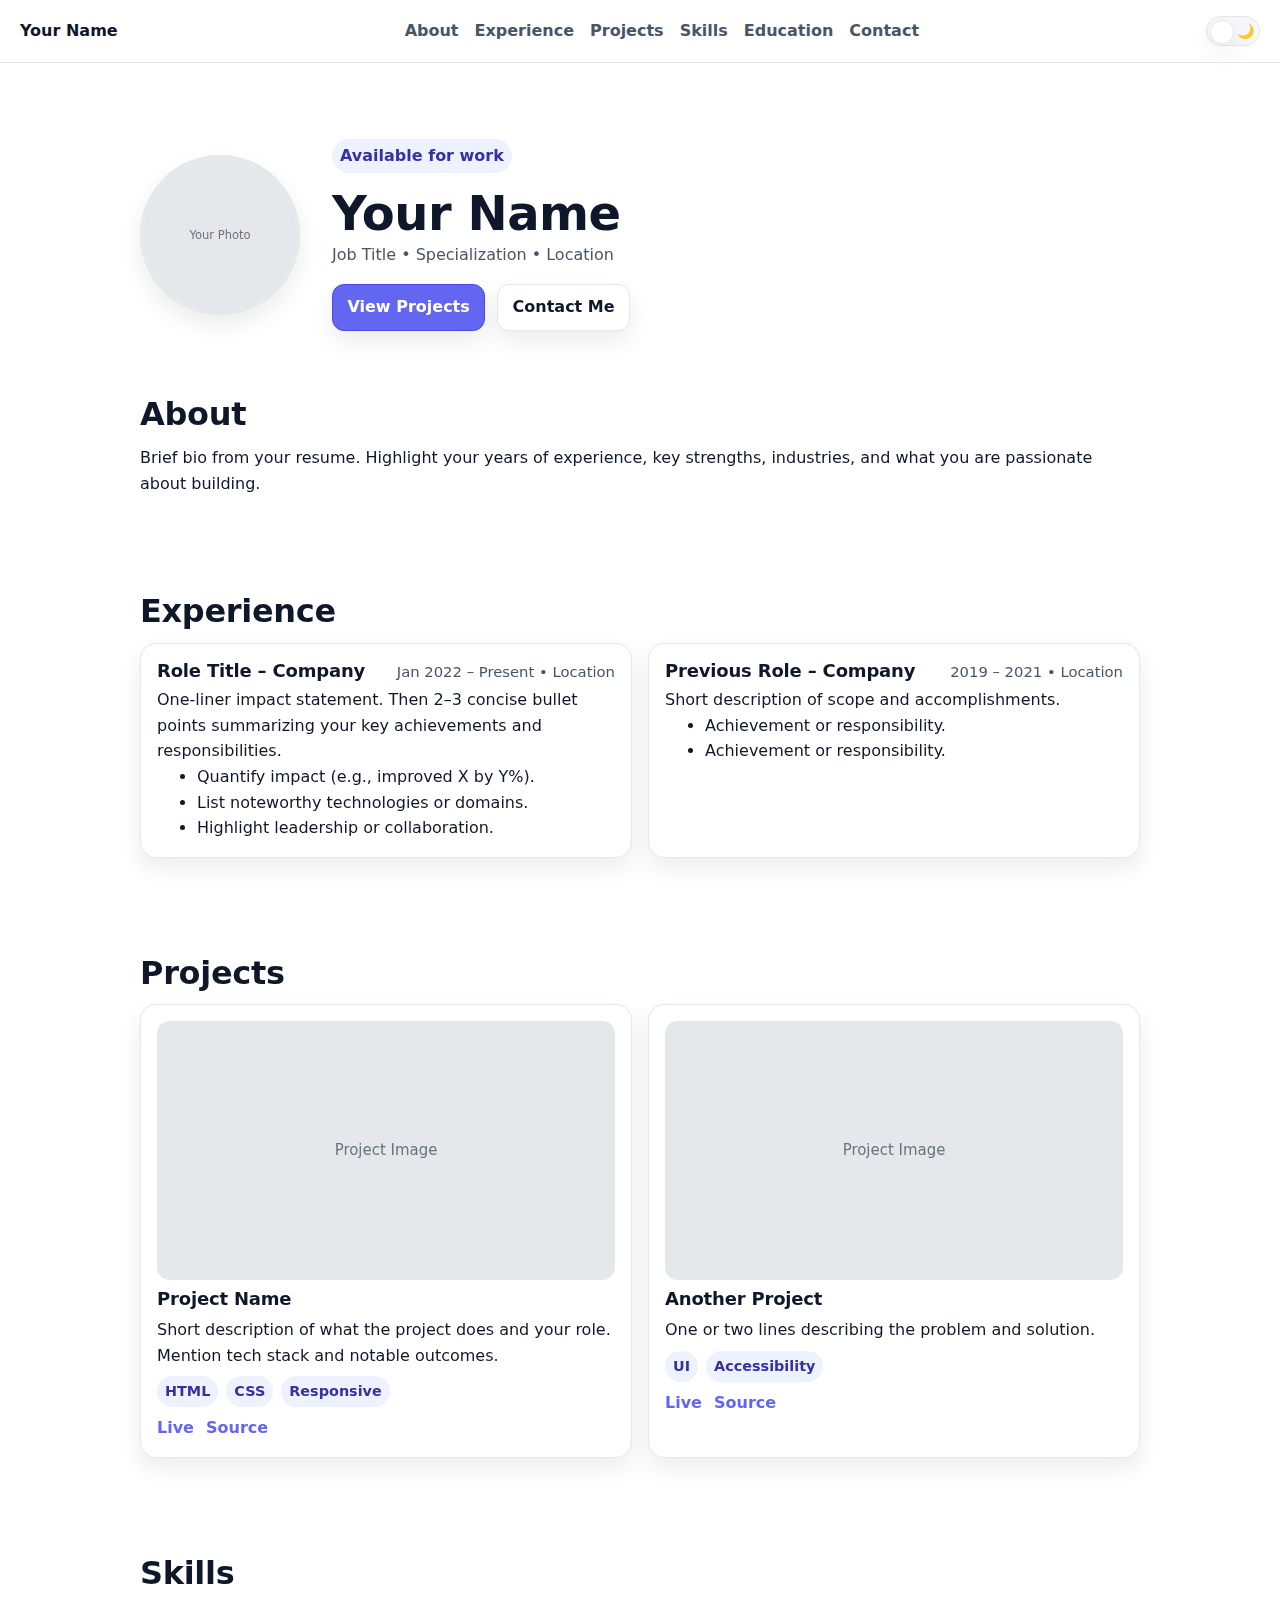
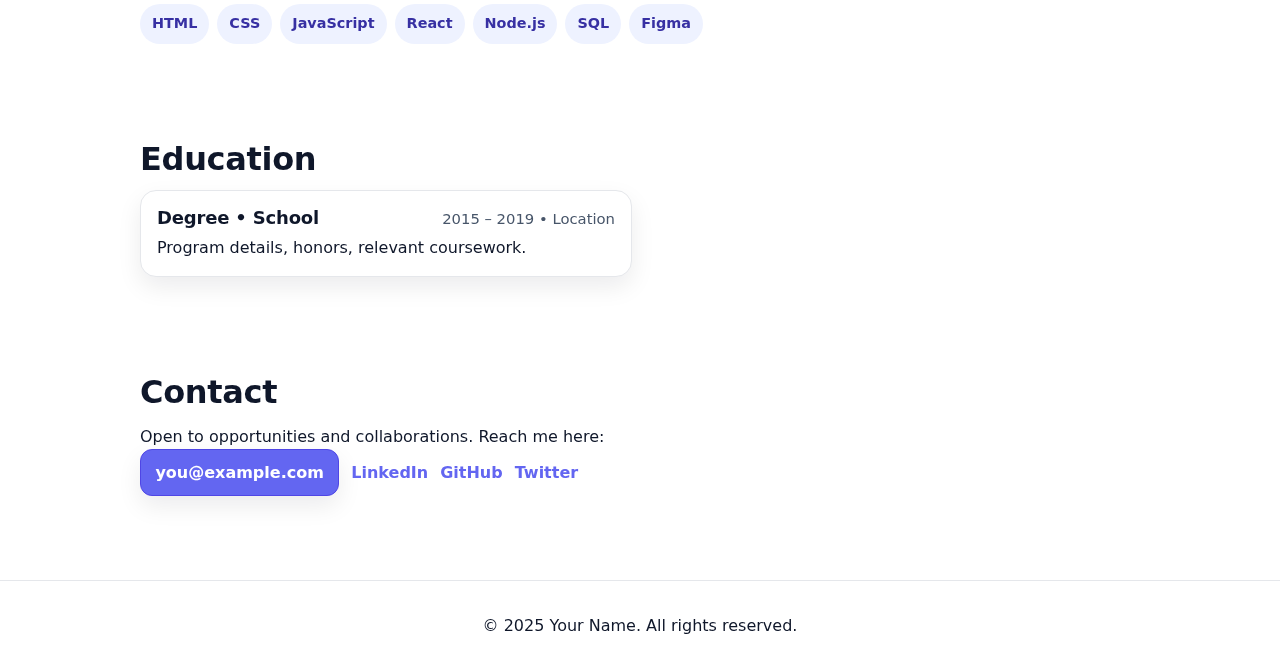
<file: portfolio/index.html>
<!doctype html>
<html lang="en">
  <head>
    <meta charset="utf-8">
    <meta name="viewport" content="width=device-width, initial-scale=1">
    <title>Portfolio – Your Name</title>
    <meta name="description" content="Portfolio website showcasing experience, projects, and skills.">
    <link rel="preconnect" href="https://fonts.googleapis.com">
    <link rel="preconnect" href="https://fonts.gstatic.com" crossorigin>
    <link rel="stylesheet" href="styles.css">
  </head>
  <body>
    <!-- Theme toggle input (CSS-only) -->
    <input type="checkbox" id="themeToggle" class="theme-toggle" aria-hidden="true">

    <div class="page">
      <header class="site-header">
        <a class="brand" href="#">Your Name</a>
        <nav class="site-nav">
          <a href="#about">About</a>
          <a href="#experience">Experience</a>
          <a href="#projects">Projects</a>
          <a href="#skills">Skills</a>
          <a href="#education">Education</a>
          <a href="#contact">Contact</a>
        </nav>
        <div class="controls">
          <label class="theme-switch" for="themeToggle" role="switch" aria-label="Toggle dark mode">
            <span class="sun" aria-hidden="true">☀️</span>
            <span class="moon" aria-hidden="true">🌙</span>
          </label>
        </div>
      </header>

      <main>
        <!-- Hero -->
        <section class="hero" id="home">
          <div class="hero__media">
            <img
              class="avatar"
              alt="Your portrait"
              width="160"
              height="160"
              src="data:image/svg+xml;utf8,<svg xmlns='http://www.w3.org/2000/svg' width='640' height='640'><defs/><rect width='100%' height='100%' fill='%23e5e7eb'/><text x='50%' y='50%' dominant-baseline='middle' text-anchor='middle' font-family='system-ui, -apple-system, Segoe UI, Roboto, Ubuntu, Cantarell, Noto Sans, Helvetica Neue, Arial, sans-serif' font-size='48' fill='%236b7280'>Your%20Photo</text></svg>"
            >
          </div>
          <div class="hero__content">
            <p class="badge">Available for work</p>
            <h1>Your Name</h1>
            <p class="subtitle">Job Title • Specialization • Location</p>
            <div class="cta">
              <a class="btn btn--primary" href="#projects">View Projects</a>
              <a class="btn" href="#contact">Contact Me</a>
            </div>
          </div>
        </section>

        <!-- About -->
        <section id="about" class="section">
          <h2>About</h2>
          <p>
            Brief bio from your resume. Highlight your years of experience, key strengths,
            industries, and what you are passionate about building.
          </p>
        </section>

        <!-- Experience -->
        <section id="experience" class="section">
          <h2>Experience</h2>
          <div class="cards">
            <article class="card">
              <header class="card__header">
                <h3>Role Title – Company</h3>
                <span class="meta">Jan 2022 – Present • Location</span>
              </header>
              <p>
                One-liner impact statement. Then 2–3 concise bullet points summarizing your key
                achievements and responsibilities.
              </p>
              <ul>
                <li>Quantify impact (e.g., improved X by Y%).</li>
                <li>List noteworthy technologies or domains.</li>
                <li>Highlight leadership or collaboration.</li>
              </ul>
            </article>
            <article class="card">
              <header class="card__header">
                <h3>Previous Role – Company</h3>
                <span class="meta">2019 – 2021 • Location</span>
              </header>
              <p>Short description of scope and accomplishments.</p>
              <ul>
                <li>Achievement or responsibility.</li>
                <li>Achievement or responsibility.</li>
              </ul>
            </article>
          </div>
        </section>

        <!-- Projects -->
        <section id="projects" class="section">
          <h2>Projects</h2>
          <div class="grid projects">
            <article class="card project">
              <img
                class="project__thumb"
                alt="Project thumbnail"
                width="640" height="360"
                src="data:image/svg+xml;utf8,<svg xmlns='http://www.w3.org/2000/svg' width='1280' height='720'><rect width='100%' height='100%' fill='%23e5e7eb'/><text x='50%' y='50%' dominant-baseline='middle' text-anchor='middle' font-family='system-ui, -apple-system, Segoe UI, Roboto, Ubuntu, Cantarell, Noto Sans, Helvetica Neue, Arial, sans-serif' font-size='42' fill='%236b7280'>Project%20Image</text></svg>"
              >
              <div class="card__body">
                <h3>Project Name</h3>
                <p>
                  Short description of what the project does and your role. Mention tech stack
                  and notable outcomes.
                </p>
                <div class="tags">
                  <span class="tag">HTML</span>
                  <span class="tag">CSS</span>
                  <span class="tag">Responsive</span>
                </div>
                <div class="links">
                  <a class="link" href="#">Live</a>
                  <a class="link" href="#">Source</a>
                </div>
              </div>
            </article>

            <article class="card project">
              <img
                class="project__thumb"
                alt="Project thumbnail"
                width="640" height="360"
                src="data:image/svg+xml;utf8,<svg xmlns='http://www.w3.org/2000/svg' width='1280' height='720'><rect width='100%' height='100%' fill='%23e5e7eb'/><text x='50%' y='50%' dominant-baseline='middle' text-anchor='middle' font-family='system-ui, -apple-system, Segoe UI, Roboto, Ubuntu, Cantarell, Noto Sans, Helvetica Neue, Arial, sans-serif' font-size='42' fill='%236b7280'>Project%20Image</text></svg>"
              >
              <div class="card__body">
                <h3>Another Project</h3>
                <p>One or two lines describing the problem and solution.</p>
                <div class="tags">
                  <span class="tag">UI</span>
                  <span class="tag">Accessibility</span>
                </div>
                <div class="links">
                  <a class="link" href="#">Live</a>
                  <a class="link" href="#">Source</a>
                </div>
              </div>
            </article>
          </div>
        </section>

        <!-- Skills -->
        <section id="skills" class="section">
          <h2>Skills</h2>
          <div class="tags tags--lg">
            <span class="tag">HTML</span>
            <span class="tag">CSS</span>
            <span class="tag">JavaScript</span>
            <span class="tag">React</span>
            <span class="tag">Node.js</span>
            <span class="tag">SQL</span>
            <span class="tag">Figma</span>
          </div>
        </section>

        <!-- Education -->
        <section id="education" class="section">
          <h2>Education</h2>
          <div class="cards">
            <article class="card">
              <header class="card__header">
                <h3>Degree • School</h3>
                <span class="meta">2015 – 2019 • Location</span>
              </header>
              <p>Program details, honors, relevant coursework.</p>
            </article>
          </div>
        </section>

        <!-- Contact -->
        <section id="contact" class="section">
          <h2>Contact</h2>
          <p>Open to opportunities and collaborations. Reach me here:</p>
          <div class="contact">
            <a class="btn btn--primary" href="mailto:you@example.com">you@example.com</a>
            <div class="links">
              <a class="link" href="#">LinkedIn</a>
              <a class="link" href="#">GitHub</a>
              <a class="link" href="#">Twitter</a>
            </div>
          </div>
        </section>
      </main>

      <footer class="site-footer">
        <p>© <span id="year">2025</span> Your Name. All rights reserved.</p>
      </footer>
    </div>

    <!-- Optional: update year without JS dependency if you want static content only. -->
  </body>
  </html>
</file>
<file: portfolio/styles.css>
/*
  Portfolio Styles
  - Responsive layout
  - System-aware light/dark with CSS variables
  - Manual toggle via checkbox and :has()
*/

/* CSS Reset (modern, minimal) */
*, *::before, *::after { box-sizing: border-box; }
* { margin: 0; }
html, body { height: 100%; }
img { display: block; max-width: 100%; }
input, button, textarea, select { font: inherit; }
:root { color-scheme: light dark; }

/* Color tokens */
:root {
  /* Brand */
  --brand: #6366f1; /* indigo-500 */
  --brand-600: #4f46e5; /* indigo-600 */

  /* Light palette */
  --bg-light: #ffffff;
  --bg-elev-light: #f7f7fb;
  --text-light: #0f172a; /* slate-900 */
  --text-muted-light: #475569; /* slate-600 */
  --border-light: #e5e7eb; /* gray-200 */
  --card-light: #ffffff;
  --tag-bg-light: #eef2ff; /* indigo-50 */
  --tag-fg-light: #3730a3; /* indigo-800 */
  --shadow-light: 0 10px 25px rgba(2, 6, 23, 0.08);

  /* Dark palette */
  --bg-dark: #0b1220;
  --bg-elev-dark: #0f172a;
  --text-dark: #e5e7eb;
  --text-muted-dark: #94a3b8;
  --border-dark: #22304a;
  --card-dark: #101827;
  --tag-bg-dark: #1e293b;
  --tag-fg-dark: #c7d2fe;
  --shadow-dark: 0 10px 25px rgba(0, 0, 0, 0.35);

  /* Active scheme (defaults to light, overridden below) */
  --bg: var(--bg-light);
  --bg-elev: var(--bg-elev-light);
  --text: var(--text-light);
  --text-muted: var(--text-muted-light);
  --border: var(--border-light);
  --card: var(--card-light);
  --tag-bg: var(--tag-bg-light);
  --tag-fg: var(--tag-fg-light);
  --shadow: var(--shadow-light);
}

/* Respect system preference by default */
@media (prefers-color-scheme: dark) {
  :root {
    --bg: var(--bg-dark);
    --bg-elev: var(--bg-elev-dark);
    --text: var(--text-dark);
    --text-muted: var(--text-muted-dark);
    --border: var(--border-dark);
    --card: var(--card-dark);
    --tag-bg: var(--tag-bg-dark);
    --tag-fg: var(--tag-fg-dark);
    --shadow: var(--shadow-dark);
  }
}

/* Support manual toggle by scoping variables when the checkbox is checked */
.page { min-height: 100%; background: var(--bg); color: var(--text); }
.theme-toggle { position: absolute; left: -9999px; }

/* When toggled, invert scheme relative to system. */
/* Using :has() for broad browser support; if unsupported, system preference applies. */
/* System is light -> toggle = dark */
body:has(#themeToggle:checked) {
  --bg: var(--bg-dark);
  --bg-elev: var(--bg-elev-dark);
  --text: var(--text-dark);
  --text-muted: var(--text-muted-dark);
  --border: var(--border-dark);
  --card: var(--card-dark);
  --tag-bg: var(--tag-bg-dark);
  --tag-fg: var(--tag-fg-dark);
  --shadow: var(--shadow-dark);
  color-scheme: dark;
}
/* System is dark -> toggle = light */
@media (prefers-color-scheme: dark) {
  body:has(#themeToggle:checked) {
    --bg: var(--bg-light);
    --bg-elev: var(--bg-elev-light);
    --text: var(--text-light);
    --text-muted: var(--text-muted-light);
    --border: var(--border-light);
    --card: var(--card-light);
    --tag-bg: var(--tag-bg-light);
    --tag-fg: var(--tag-fg-light);
    --shadow: var(--shadow-light);
    color-scheme: light;
  }
}

/* Typography */
body { font-family: ui-sans-serif, system-ui, -apple-system, Segoe UI, Roboto, Ubuntu, Cantarell, Noto Sans, Helvetica Neue, Arial, "Apple Color Emoji", "Segoe UI Emoji"; line-height: 1.6; }
h1, h2, h3 { line-height: 1.2; letter-spacing: -0.01em; }
h1 { font-size: clamp(2rem, 3.5vw + 1rem, 3rem); font-weight: 800; }
h2 { font-size: clamp(1.5rem, 2vw + 0.5rem, 2rem); margin-bottom: 0.75rem; font-weight: 700; }
h3 { font-size: 1.125rem; font-weight: 700; }
p { color: var(--text); }
.subtitle { color: var(--text-muted); }
.meta { color: var(--text-muted); font-size: 0.925rem; }
.badge { display: inline-block; padding: 0.25rem 0.5rem; border-radius: 999px; background: var(--tag-bg); color: var(--tag-fg); font-weight: 600; margin-bottom: 0.75rem; }

/* Layout */
.site-header { position: sticky; top: 0; z-index: 50; display: flex; align-items: center; justify-content: space-between; gap: 1rem; padding: 1rem 1.25rem; background: color-mix(in oklab, var(--bg), transparent 0%); border-bottom: 1px solid var(--border); backdrop-filter: saturate(180%) blur(8px); }
.brand { font-weight: 800; color: var(--text); text-decoration: none; }
.site-nav { display: none; gap: 1rem; }
.site-nav a { color: var(--text-muted); text-decoration: none; font-weight: 600; }
.site-nav a:hover { color: var(--text); }
.controls { display: flex; align-items: center; gap: 0.5rem; }

@media (min-width: 768px) {
  .site-nav { display: flex; }
}

main { padding: 1.25rem; }
.section { max-width: 1000px; margin: 0 auto; padding: 3rem 0; }
.hero { display: grid; grid-template-columns: 120px 1fr; align-items: center; gap: 1.25rem; max-width: 1000px; margin: 1rem auto 0; padding: 2.5rem 0 1rem; }
.hero__media { display: flex; justify-content: center; }
.avatar { width: 120px; height: 120px; border-radius: 999px; border: 3px solid var(--border); box-shadow: var(--shadow); background: var(--card); }
.hero__content .cta { display: flex; gap: 0.75rem; margin-top: 1rem; }

@media (min-width: 768px) {
  .hero { grid-template-columns: 160px 1fr; gap: 2rem; }
  .avatar { width: 160px; height: 160px; }
}

.cards { display: grid; gap: 1rem; grid-template-columns: 1fr; }
@media (min-width: 720px) {
  .cards { grid-template-columns: 1fr 1fr; }
}

.grid.projects { display: grid; gap: 1rem; grid-template-columns: 1fr; }
@media (min-width: 900px) {
  .grid.projects { grid-template-columns: repeat(2, 1fr); }
}

.card { background: var(--card); border: 1px solid var(--border); border-radius: 16px; padding: 1rem; box-shadow: var(--shadow); }
.card__header { display: flex; align-items: baseline; justify-content: space-between; gap: 0.75rem; margin-bottom: 0.25rem; }
.card__body { margin-top: 0.5rem; display: grid; gap: 0.5rem; }

.project__thumb { width: 100%; height: auto; border-radius: 12px; border: 1px solid var(--border); background: var(--bg-elev); }

.tags { display: flex; flex-wrap: wrap; gap: 0.5rem; }
.tags--lg .tag { padding: 0.5rem 0.75rem; }
.tag { display: inline-flex; align-items: center; gap: 0.375rem; padding: 0.25rem 0.5rem; border-radius: 999px; background: var(--tag-bg); color: var(--tag-fg); font-weight: 600; font-size: 0.9rem; }

.links { display: flex; gap: 0.75rem; align-items: center; }
.link { color: var(--brand); font-weight: 700; text-decoration: none; }
.link:hover { text-decoration: underline; }

.btn { display: inline-flex; align-items: center; justify-content: center; gap: 0.5rem; padding: 0.6rem 0.9rem; border-radius: 12px; border: 1px solid var(--border); background: var(--card); color: var(--text); text-decoration: none; font-weight: 700; box-shadow: var(--shadow); }
.btn:hover { border-color: var(--brand); }
.btn--primary { background: var(--brand); border-color: var(--brand-600); color: #ffffff; }
.btn--primary:hover { background: var(--brand-600); }

.contact { display: flex; flex-direction: column; gap: 0.75rem; }
@media (min-width: 600px) {
  .contact { flex-direction: row; align-items: center; }
}

.site-footer { border-top: 1px solid var(--border); padding: 2rem 1.25rem; margin-top: 1rem; color: var(--text-muted); text-align: center; }

/* Theme switch UI */
.theme-switch { position: relative; width: 54px; height: 30px; border-radius: 999px; background: var(--bg-elev); border: 1px solid var(--border); padding: 2px; cursor: pointer; display: inline-grid; grid-template-columns: 1fr 1fr; align-items: center; color: var(--text-muted); }
.theme-switch .sun, .theme-switch .moon { display: grid; place-items: center; font-size: 14px; }
.theme-switch::after { content: ""; position: absolute; top: 3px; left: 3px; width: 24px; height: 24px; background: var(--card); border: 1px solid var(--border); border-radius: 999px; transition: transform 200ms ease; box-shadow: var(--shadow); }
/* Move knob when checked */
body:has(#themeToggle:checked) .theme-switch::after { transform: translateX(24px); }

/* Accessibility prefers-reduced-motion */
@media (prefers-reduced-motion: reduce) {
  * { animation: none !important; transition: none !important; }
}
</file>
